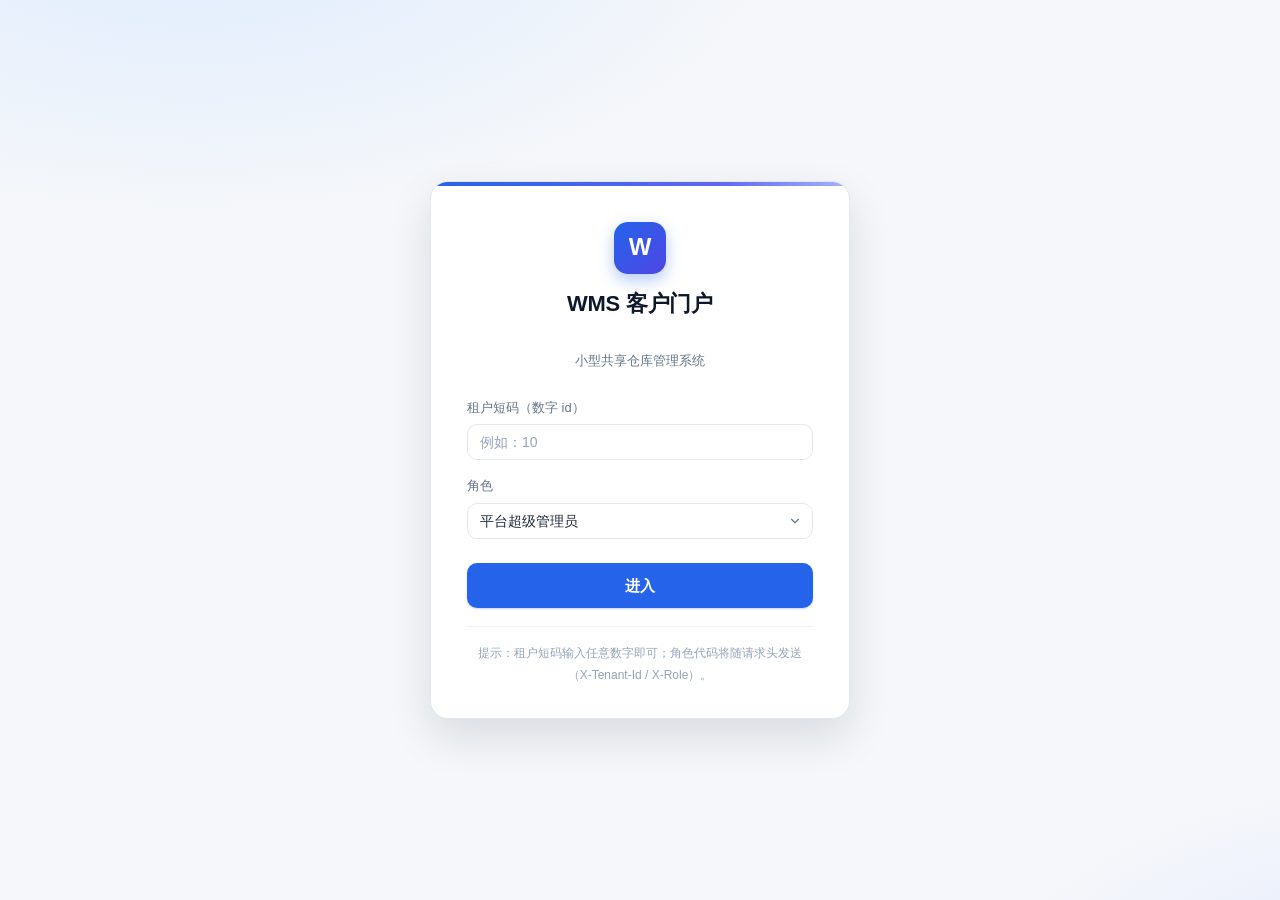
<file: index.html>
<!doctype html>
<html lang="zh-CN">
  <head>
    <meta charset="UTF-8" />
    <meta name="viewport" content="width=device-width, initial-scale=1.0" />
    <meta name="theme-color" content="#2563eb" />
    <link
      rel="icon"
      href="data:image/svg+xml,%3Csvg xmlns='http://www.w3.org/2000/svg' viewBox='0 0 32 32'%3E%3Crect width='32' height='32' rx='8' fill='%232563eb'/%3E%3Cpath d='M9 22V12.5L16 8l7 4.5V22l-7 4.5L9 22z' fill='none' stroke='%23ffffff' stroke-width='2' stroke-linejoin='round'/%3E%3Cpath d='M9 12.5l7 4.5 7-4.5M16 17v9.5' fill='none' stroke='%23ffffff' stroke-width='2' stroke-linejoin='round'/%3E%3C/svg%3E"
    />
    <title>WMS 客户门户</title>
    <script type="module" crossorigin src="/assets/index-uB-IakyL.js"></script>
    <link rel="stylesheet" crossorigin href="/assets/index-CglbReJz.css">
  </head>
  <body>
    <div id="root"></div>
  </body>
</html>
</file>
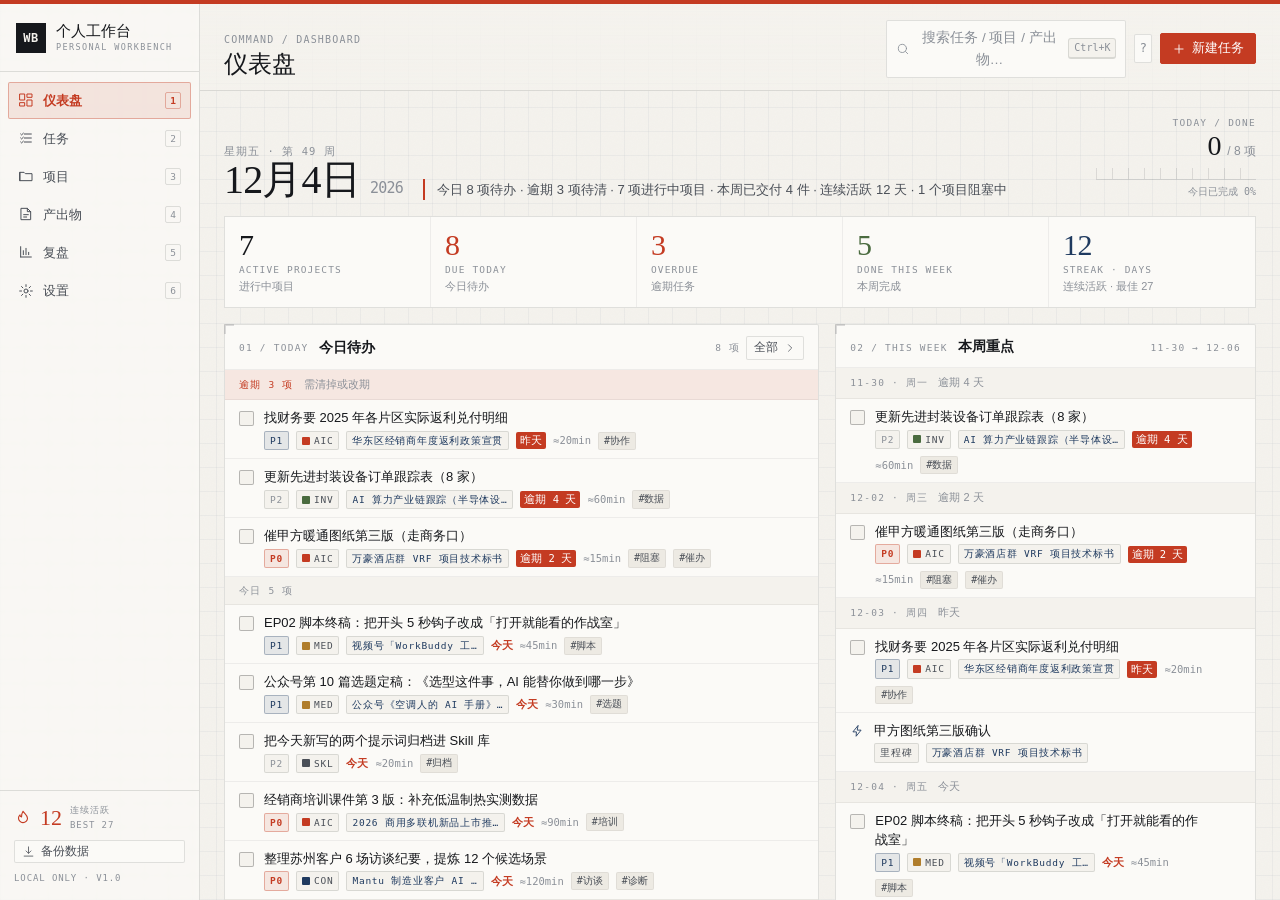
<file: personal-workbench/index.html>
<!DOCTYPE html>
<html lang="zh-CN">
<head>
<meta charset="utf-8">
<meta name="viewport" content="width=device-width, initial-scale=1, viewport-fit=cover">
<meta name="description" content="个人工作台 · Personal Workbench — 空间 / 项目 / 任务 / 产出物 一体化指挥中心">
<meta name="color-scheme" content="light">
<title>个人工作台 · Personal Workbench</title>
<link rel="stylesheet" href="assets/styles.css">
</head>
<body>
  <!-- 顶部朱砂标识线 -->
  <div class="accent-rail" aria-hidden="true"></div>

  <div class="app" id="app">
    <!-- 左侧固定窄导航 -->
    <aside class="sidebar" id="sidebar">
      <div class="brand">
        <div class="brand-mark mono">WB</div>
        <div class="brand-text">
          <div class="brand-title">个人工作台</div>
          <div class="brand-sub mono">PERSONAL&nbsp;WORKBENCH</div>
        </div>
      </div>
      <nav class="nav" id="nav" aria-label="主导航"></nav>
      <div class="sidebar-foot" id="sidebar-foot"></div>
    </aside>

    <!-- 主区 -->
    <main class="main" id="main">
      <header class="topbar" id="topbar"></header>
      <div class="view" id="view" tabindex="-1"></div>
    </main>
  </div>

  <!-- 浮层容器 -->
  <div id="overlay-layer" class="overlay-layer"></div>
  <div id="toast-layer" class="toast-layer" aria-live="polite"></div>

  <noscript>
    <div style="padding:40px;font-family:sans-serif">本工作台需要启用 JavaScript 才能运行。</div>
  </noscript>

  <!-- 经典 script 顺序加载：ui → store → connectors → views → app -->
  <script src="js/ui.js"></script>
  <script src="js/store.js"></script>
  <script src="js/connectors.js"></script>
  <script src="js/view-dashboard.js"></script>
  <script src="js/view-tasks.js"></script>
  <script src="js/view-projects.js"></script>
  <script src="js/view-outputs.js"></script>
  <script src="js/view-review.js"></script>
  <script src="js/view-settings.js"></script>
  <script src="js/app.js"></script>
</body>
</html>
</file>
<file: assets/index-CglbReJz.css>
:root{--c-primary: #2563eb;--c-primary-hover: #1d4ed8;--c-primary-active: #1e40af;--c-primary-light: #eff6ff;--c-primary-lighter: #dbeafe;--c-primary-soft: rgba(37, 99, 235, .08);--c-gray-50: #f8fafc;--c-gray-100: #f1f5f9;--c-gray-200: #e2e8f0;--c-gray-300: #cbd5e1;--c-gray-400: #94a3b8;--c-gray-500: #64748b;--c-gray-600: #475569;--c-gray-700: #334155;--c-gray-800: #1e293b;--c-gray-900: #0f172a;--c-success: #16a34a;--c-success-dark: #15803d;--c-success-light: #f0fdf4;--c-warning: #d97706;--c-warning-dark: #b45309;--c-warning-light: #fffbeb;--c-danger: #dc2626;--c-danger-dark: #b91c1c;--c-danger-light: #fef2f2;--c-info-light: #eff6ff;--c-text: #1e293b;--c-text-secondary: #64748b;--c-text-muted: #94a3b8;--c-border: #e2e8f0;--c-border-strong: #cbd5e1;--c-bg: #f5f7fa;--c-card: #ffffff;--space-1: 4px;--space-2: 8px;--space-3: 12px;--space-4: 16px;--space-5: 24px;--space-6: 32px;--radius-sm: 6px;--radius: 10px;--radius-lg: 14px;--radius-xl: 18px;--radius-full: 999px;--shadow-xs: 0 1px 2px rgba(15, 23, 42, .04);--shadow-sm: 0 1px 3px rgba(15, 23, 42, .06), 0 1px 2px rgba(15, 23, 42, .04);--shadow: 0 4px 12px rgba(15, 23, 42, .06), 0 1px 3px rgba(15, 23, 42, .04);--shadow-md: 0 8px 24px rgba(15, 23, 42, .08), 0 2px 6px rgba(15, 23, 42, .04);--shadow-lg: 0 18px 44px rgba(15, 23, 42, .12);--transition: .16s cubic-bezier(.4, 0, .2, 1);--transition-slow: .26s cubic-bezier(.4, 0, .2, 1);--font-sans: -apple-system, BlinkMacSystemFont, "Segoe UI", "PingFang SC", "Hiragino Sans GB", "Microsoft YaHei", "Helvetica Neue", Arial, sans-serif;--font-mono: ui-monospace, SFMono-Regular, Menlo, Consolas, "Liberation Mono", monospace}*{box-sizing:border-box;margin:0;padding:0}html{scroll-behavior:smooth}html,body{height:100%}body{font-family:var(--font-sans);font-size:14px;line-height:1.6;color:var(--c-text);background-color:var(--c-bg);-webkit-font-smoothing:antialiased;-moz-osx-font-smoothing:grayscale}button{font-family:inherit;cursor:pointer}input,select{font-family:inherit;font-size:14px}::selection{background:var(--c-primary-lighter);color:var(--c-primary-active)}::-webkit-scrollbar{width:10px;height:10px}::-webkit-scrollbar-track{background:transparent}::-webkit-scrollbar-thumb{background:var(--c-gray-300);border-radius:var(--radius-full);border:2px solid transparent;background-clip:content-box}::-webkit-scrollbar-thumb:hover{background:var(--c-gray-400);border:2px solid transparent;background-clip:content-box}button:focus-visible,[role=tab]:focus-visible,a:focus-visible,[tabindex]:focus-visible{outline:2px solid var(--c-primary);outline-offset:2px}.app-shell{min-height:100vh;display:flex;flex-direction:column}.app-header{display:flex;align-items:center;justify-content:space-between;flex-wrap:wrap;gap:12px;padding:10px 24px;background:#ffffffdb;backdrop-filter:blur(10px);-webkit-backdrop-filter:blur(10px);border-bottom:1px solid var(--c-border);box-shadow:var(--shadow-xs);position:sticky;top:0;z-index:20}.app-header-left{display:flex;align-items:center;gap:28px;flex-wrap:wrap}.app-brand{display:flex;align-items:center;gap:10px;text-decoration:none}.app-logo-mark{width:30px;height:30px;border-radius:9px;background:linear-gradient(135deg,var(--c-primary) 0%,#4f46e5 100%);color:#fff;display:inline-flex;align-items:center;justify-content:center;font-size:15px;font-weight:700;box-shadow:0 2px 6px #2563eb59;flex-shrink:0}.app-logo{font-size:17px;font-weight:700;color:var(--c-gray-900);letter-spacing:-.01em;white-space:nowrap}.app-logo-sub{font-size:12px;font-weight:400;color:var(--c-text-muted);margin-left:2px}.app-tabs{display:flex;gap:2px;align-items:center}.tab-btn{position:relative;padding:9px 15px;border:none;border-radius:var(--radius);background:transparent;color:var(--c-text-secondary);font-size:14px;font-weight:500;white-space:nowrap;transition:color var(--transition),background-color var(--transition)}.tab-btn:after{content:"";position:absolute;left:12px;right:12px;bottom:1px;height:2.5px;border-radius:var(--radius-full);background:var(--c-primary);transform:scaleX(0);transform-origin:center;transition:transform var(--transition)}.tab-btn:hover{background:var(--c-primary-soft);color:var(--c-primary)}.tab-btn-active{color:var(--c-primary);font-weight:600;background:var(--c-primary-soft)}.tab-btn-active:after{transform:scaleX(1)}.app-header-right{display:flex;align-items:center;gap:10px;flex-wrap:wrap}.tenant-badge,.role-badge{display:inline-flex;align-items:center;gap:6px;padding:5px 12px;border-radius:var(--radius-full);font-size:12px;font-weight:500;white-space:nowrap}.tenant-badge{border:1px solid var(--c-border);background:var(--c-gray-50);color:var(--c-text-secondary)}.role-badge{border:1px solid var(--c-primary-lighter);background:var(--c-primary-light);color:var(--c-primary)}.app-main{flex:1;padding:28px 24px 48px;max-width:1200px;width:100%;margin:0 auto}.page-head{margin-bottom:20px}.page-title{font-size:20px;font-weight:700;color:var(--c-gray-900);letter-spacing:-.01em;line-height:1.3}.page-desc{margin-top:4px;font-size:13px;color:var(--c-text-secondary)}.card{background:var(--c-card);border:1px solid var(--c-border);border-radius:var(--radius-lg);box-shadow:var(--shadow-sm);padding:20px 24px;margin-bottom:20px;transition:box-shadow var(--transition),border-color var(--transition)}.card:hover{border-color:var(--c-gray-300);box-shadow:var(--shadow)}.card-title{font-size:15px;font-weight:600;color:var(--c-text);margin-bottom:16px;display:flex;align-items:center;justify-content:space-between;gap:12px;flex-wrap:wrap}.card-title:before{content:"";width:4px;height:16px;border-radius:2px;background:linear-gradient(180deg,var(--c-primary),#6366f1);flex-shrink:0}.card-title>:not(:first-child){margin-left:auto}.section-desc{color:var(--c-text-secondary);font-size:13px;font-weight:400}.form-grid{display:grid;grid-template-columns:repeat(auto-fill,minmax(200px,1fr));gap:14px 16px;margin-bottom:16px}.form-field{display:flex;flex-direction:column;gap:6px}.form-field label{font-size:13px;font-weight:500;color:var(--c-text-secondary)}.form-field input,.form-field select{width:100%;padding:9px 12px;border:1px solid var(--c-border);border-radius:var(--radius);background:var(--c-card);color:var(--c-text);outline:none;transition:border-color var(--transition),box-shadow var(--transition),background-color var(--transition)}.form-field input::placeholder{color:var(--c-text-muted)}.form-field input:hover,.form-field select:hover{border-color:var(--c-border-strong)}.form-field input:focus,.form-field select:focus{outline:none;border-color:var(--c-primary);box-shadow:0 0 0 3px #2563eb21;background:var(--c-card)}.form-field select{-moz-appearance:none;appearance:none;-webkit-appearance:none;background-image:url("data:image/svg+xml;utf8,%3Csvg xmlns='http://www.w3.org/2000/svg' width='16' height='16' viewBox='0 0 24 24' fill='none' stroke='%2364748b' stroke-width='2' stroke-linecap='round' stroke-linejoin='round'%3E%3Cpolyline points='6 9 12 15 18 9'/%3E%3C/svg%3E");background-repeat:no-repeat;background-position:right 10px center;background-size:14px;padding-right:34px;cursor:pointer}.form-field select:focus{background-image:url("data:image/svg+xml;utf8,%3Csvg xmlns='http://www.w3.org/2000/svg' width='16' height='16' viewBox='0 0 24 24' fill='none' stroke='%232563eb' stroke-width='2' stroke-linecap='round' stroke-linejoin='round'%3E%3Cpolyline points='6 9 12 15 18 9'/%3E%3C/svg%3E")}.form-actions{display:flex;gap:10px;flex-wrap:wrap;margin-top:4px}.form-section{margin-bottom:18px}.form-section-title{display:flex;align-items:center;gap:8px;font-size:12px;font-weight:600;color:var(--c-text-secondary);letter-spacing:.03em;margin-bottom:12px}.form-section-title:before{content:"";width:6px;height:6px;border-radius:2px;background:var(--c-primary);opacity:.7}.form-section-hint{font-weight:400;color:var(--c-text-muted);letter-spacing:0}.btn{display:inline-flex;align-items:center;justify-content:center;gap:6px;padding:8px 16px;border-radius:var(--radius);border:1px solid transparent;font-size:14px;font-weight:500;line-height:1.4;white-space:nowrap;transition:background-color var(--transition),border-color var(--transition),color var(--transition),box-shadow var(--transition),transform var(--transition)}.btn:active:not(:disabled){transform:translateY(.5px) scale(.99)}.btn:disabled{opacity:.55;cursor:not-allowed}.btn-primary{background:var(--c-primary);color:#fff;box-shadow:0 1px 2px #2563eb40}.btn-primary:hover:not(:disabled){background:var(--c-primary-hover);box-shadow:0 2px 6px #2563eb59}.btn-success{background:var(--c-success);color:#fff;box-shadow:0 1px 2px #16a34a40}.btn-success:hover:not(:disabled){background:var(--c-success-dark);box-shadow:0 2px 6px #16a34a4d}.btn-warning{background:var(--c-warning);color:#fff;box-shadow:0 1px 2px #d9770640}.btn-warning:hover:not(:disabled){background:var(--c-warning-dark);box-shadow:0 2px 6px #d977064d}.btn-danger{background:var(--c-danger);color:#fff}.btn-danger:hover:not(:disabled){background:var(--c-danger-dark)}.btn-ghost{background:transparent;border-color:var(--c-border);color:var(--c-text-secondary)}.btn-ghost:hover:not(:disabled){background:var(--c-gray-50);border-color:var(--c-gray-300);color:var(--c-text)}.btn-sm{padding:4px 10px;font-size:12px;border-radius:var(--radius-sm)}.table-wrap{overflow-x:auto;border:1px solid var(--c-border);border-radius:var(--radius);background:var(--c-card)}.table{width:100%;border-collapse:collapse;font-size:13px}.table th,.table td{padding:11px 14px;text-align:left;border-bottom:1px solid var(--c-gray-100);white-space:nowrap}.table thead th{position:sticky;top:0;z-index:1;background:var(--c-gray-50);color:var(--c-text-secondary);font-weight:600;font-size:12px;letter-spacing:.02em}.table tbody tr{transition:background-color var(--transition)}.table tbody tr:hover{background:var(--c-primary-soft)}.table tbody tr:last-child td{border-bottom:none}.table .num{text-align:right;font-variant-numeric:tabular-nums}.table .amount{color:var(--c-primary);font-weight:600}.badge{display:inline-flex;align-items:center;gap:6px;padding:3px 10px;border-radius:var(--radius-full);font-size:12px;font-weight:500;line-height:1.5;white-space:nowrap}.badge:before{content:"";width:6px;height:6px;border-radius:50%;background:currentColor;opacity:.85;flex-shrink:0}.badge-success{background:var(--c-success-light);color:var(--c-success)}.badge-warning{background:var(--c-warning-light);color:var(--c-warning)}.badge-danger{background:var(--c-danger-light);color:var(--c-danger)}.badge-neutral{background:var(--c-gray-100);color:var(--c-text-secondary)}.alert{padding:11px 14px 11px 16px;border-radius:var(--radius);font-size:13px;margin-top:12px;border:1px solid transparent;border-left-width:3px;line-height:1.6}.alert-error{background:var(--c-danger-light);color:var(--c-danger);border-color:#fecaca}.alert-warning{background:var(--c-warning-light);color:var(--c-warning);border-color:#fde68a}.alert-info{background:var(--c-info-light);color:var(--c-primary);border-color:#bfdbfe}.alert-success{background:var(--c-success-light);color:var(--c-success);border-color:#bbf7d0}.empty-state{display:flex;flex-direction:column;align-items:center;justify-content:center;gap:10px;text-align:center;color:var(--c-text-muted);padding:48px 16px;font-size:13px;border:1px dashed var(--c-gray-300);border-radius:var(--radius);background:var(--c-gray-50)}.empty-state:before{content:"";width:42px;height:42px;border-radius:12px;background-color:var(--c-card);background-image:url("data:image/svg+xml;utf8,%3Csvg xmlns='http://www.w3.org/2000/svg' width='22' height='22' viewBox='0 0 24 24' fill='none' stroke='%2394a3b8' stroke-width='1.8' stroke-linecap='round' stroke-linejoin='round'%3E%3Cpath d='M22 12h-6l-2 3h-4l-2-3H2'/%3E%3Cpath d='M5.45 5.11 2 12v6a2 2 0 0 0 2 2h16a2 2 0 0 0 2-2v-6l-3.45-6.89A2 2 0 0 0 16.76 4H7.24a2 2 0 0 0-1.79 1.11z'/%3E%3C/svg%3E");background-size:22px;background-position:center;background-repeat:no-repeat;box-shadow:var(--shadow-xs)}.loading-state{display:flex;align-items:center;justify-content:center;gap:10px;text-align:center;color:var(--c-text-secondary);padding:32px 0;font-size:13px}.loading-state:before{content:"";width:16px;height:16px;border:2px solid var(--c-gray-200);border-top-color:var(--c-primary);border-radius:50%;animation:spin .8s linear infinite}@keyframes spin{to{transform:rotate(360deg)}}.stats-grid{display:grid;grid-template-columns:repeat(auto-fit,minmax(200px,1fr));gap:16px;margin-bottom:20px}.stat-card{position:relative;background:var(--c-card);border:1px solid var(--c-border);border-radius:var(--radius-lg);box-shadow:var(--shadow-sm);padding:18px 20px 16px;overflow:hidden;transition:transform var(--transition),box-shadow var(--transition),border-color var(--transition)}.stat-card:before{content:"";position:absolute;top:0;left:0;right:0;height:3px;background:linear-gradient(90deg,var(--c-primary),#6366f1 60%,transparent);opacity:.9}.stat-card:hover{transform:translateY(-2px);box-shadow:var(--shadow-md);border-color:var(--c-gray-300)}.stat-label{font-size:12.5px;color:var(--c-text-secondary);margin-bottom:6px;letter-spacing:.01em}.stat-value{font-size:27px;font-weight:700;color:var(--c-gray-900);font-variant-numeric:tabular-nums;letter-spacing:-.02em;line-height:1.2}.result-card{border:1px solid var(--c-border);border-left:3px solid var(--c-primary);border-radius:var(--radius);padding:16px 18px;margin-top:18px;background:var(--c-card);box-shadow:var(--shadow-xs);transition:box-shadow var(--transition)}.result-card:hover{box-shadow:var(--shadow-sm)}.result-card:has(.badge-success){border-left-color:var(--c-success)}.result-card:has(.badge-warning){border-left-color:var(--c-warning)}.result-card:has(.badge-danger){border-left-color:var(--c-danger)}.result-card-title{font-weight:600;margin-bottom:10px;display:flex;align-items:center;gap:8px;flex-wrap:wrap}.result-row{display:flex;gap:8px;font-size:13px;padding:3px 0}.result-row .row-label{color:var(--c-text-secondary);min-width:84px;flex-shrink:0}.result-row>span:last-child{word-break:break-all}.login-page{min-height:100vh;display:flex;align-items:center;justify-content:center;padding:24px;background:radial-gradient(1100px 560px at 15% -10%,rgba(219,234,254,.9) 0%,transparent 55%),radial-gradient(900px 520px at 110% 115%,rgba(224,231,255,.9) 0%,transparent 50%),var(--c-bg)}.login-card{position:relative;width:100%;max-width:420px;background:var(--c-card);border:1px solid var(--c-border);border-radius:var(--radius-xl);box-shadow:var(--shadow-lg);padding:40px 36px 32px;overflow:hidden}.login-card:before{content:"";position:absolute;top:0;left:0;right:0;height:4px;background:linear-gradient(90deg,var(--c-primary) 0%,#6366f1 70%,#a5b4fc 100%)}.login-brand{display:flex;flex-direction:column;align-items:center;gap:12px;margin-bottom:26px}.login-brand-mark{width:52px;height:52px;border-radius:14px;background:linear-gradient(135deg,var(--c-primary) 0%,#4f46e5 100%);color:#fff;display:inline-flex;align-items:center;justify-content:center;font-size:24px;font-weight:700;box-shadow:0 6px 16px #2563eb59}.login-title{font-size:22px;font-weight:700;text-align:center;margin-bottom:4px;color:var(--c-gray-900);letter-spacing:-.01em}.login-subtitle{text-align:center;color:var(--c-text-secondary);font-size:13px;margin-bottom:26px}.login-card .form-field{margin-bottom:16px}.login-card .btn{width:100%;margin-top:8px;padding:11px 16px;font-size:15px;font-weight:600}.login-hint{margin-top:18px;padding-top:16px;border-top:1px solid var(--c-gray-100);font-size:12px;color:var(--c-text-muted);text-align:center;line-height:1.8}.inner-tabs{display:inline-flex;flex-wrap:wrap;gap:4px;padding:4px;background:var(--c-gray-100);border-radius:var(--radius);margin-bottom:16px}.inner-tab-btn{padding:7px 16px;border-radius:var(--radius-sm);border:none;background:transparent;color:var(--c-text-secondary);font-size:13px;font-weight:500;transition:background-color var(--transition),color var(--transition),box-shadow var(--transition)}.inner-tab-btn:hover{color:var(--c-primary)}.inner-tab-btn-active{border:none;background:var(--c-card);color:var(--c-primary);font-weight:600;box-shadow:var(--shadow-xs)}.cell-actions{display:inline-flex;align-items:center;gap:8px}.report-toolbar{display:flex;gap:10px;flex-wrap:wrap;margin-bottom:16px}.report-bars{display:block;width:100%;max-width:720px;margin:0 auto;animation:fadeUp .42s cubic-bezier(.4,0,.2,1) both}@keyframes fadeUp{0%{opacity:0;transform:translateY(8px)}to{opacity:1;transform:translateY(0)}}.bar-label{font-size:12px;fill:var(--c-text-secondary)}.bar-value{font-size:12px;fill:var(--c-text);font-weight:500;font-variant-numeric:tabular-nums}.bar-track{fill:var(--c-gray-100)}.bar-fill{fill:var(--c-primary);transition:fill var(--transition)}.bar-fill-muted{fill:var(--c-gray-300)}.report-bars g:hover rect.bar-fill{fill:var(--c-primary-hover)}.page-reports-viz{display:grid;grid-template-columns:repeat(auto-fit,minmax(320px,1fr));gap:20px;align-items:start}.page-reports-viz>.card{margin-bottom:0}.page-reports-viz>.card:last-child{grid-column:1 / -1}@media (max-width: 768px){.app-header{flex-direction:column;align-items:stretch;padding:12px 16px}.app-header-left{flex-direction:column;align-items:flex-start;gap:10px}.app-tabs{flex-wrap:wrap;width:100%}.tab-btn{flex:1 1 auto;text-align:center}.app-header-right{justify-content:flex-start}.app-main{padding:18px 16px 36px}.card{padding:16px}.stats-grid{grid-template-columns:repeat(auto-fit,minmax(150px,1fr));gap:12px}}@media (max-width: 480px){.stats-grid,.form-grid{grid-template-columns:1fr}.page-title{font-size:18px}.login-card{padding:32px 22px 26px}}
</file>
<file: personal-workbench/assets/styles.css>
/* ==========================================================================
   个人工作台 · Personal Workbench
   主题：工程蓝图 × 瑞士编辑部（Blueprint Editorial）
   全部样式由 CSS 变量驱动，无任何外部依赖。
   ========================================================================== */

/* --------------------------------------------------------------------------
   01 / TOKENS —— 设计变量
   -------------------------------------------------------------------------- */
:root {
  /* 色板 */
  --paper:        #F4F2ED;
  --paper-raised: #FBFAF7;
  --paper-sunken: #EDEAE3;
  --ink:          #16181C;
  --ink-2:        #4A4F57;
  --ink-3:        #8B9098;
  --rule:         rgba(22, 24, 28, 0.12);
  --rule-soft:    rgba(22, 24, 28, 0.06);
  --rule-strong:  rgba(22, 24, 28, 0.28);
  --accent:       #C43B22;
  --accent-soft:  rgba(196, 59, 34, 0.10);
  --accent-line:  rgba(196, 59, 34, 0.35);
  --indigo:       #1F3A5F;
  --indigo-soft:  rgba(31, 58, 95, 0.10);
  --moss:         #4A6B3F;
  --moss-soft:    rgba(74, 107, 63, 0.12);
  --ochre:        #B07D2B;
  --ochre-soft:   rgba(176, 125, 43, 0.13);

  /* 字体 */
  --font-display: "Superclarendon", "Didot", "Georgia", "Songti SC", "STSong", serif;
  --font-body:    "PingFang SC", "Helvetica Neue", "Hiragino Sans GB", "Microsoft YaHei", sans-serif;
  --font-mono:    "SF Mono", "JetBrains Mono", "Menlo", "Consolas", monospace;

  /* 尺度 */
  --nav-w: 200px;
  --radius: 2px;
  --gap: 16px;
  --grid-unit: 24px;

  /* 动效 */
  --t-fast: 120ms cubic-bezier(.2, .6, .3, 1);
  --t-mid:  200ms cubic-bezier(.2, .6, .3, 1);
}

/* --------------------------------------------------------------------------
   02 / RESET
   -------------------------------------------------------------------------- */
*, *::before, *::after { box-sizing: border-box; }

html, body {
  margin: 0;
  padding: 0;
  height: 100%;
}

body {
  background: var(--paper);
  color: var(--ink);
  font-family: var(--font-body);
  font-size: 13.5px;
  line-height: 1.62;
  -webkit-font-smoothing: antialiased;
  -moz-osx-font-smoothing: grayscale;
  text-rendering: optimizeLegibility;
  overflow: hidden;
}

/* 蓝图网格纹理 */
body::before {
  content: "";
  position: fixed;
  inset: 0;
  z-index: 0;
  pointer-events: none;
  background-image:
    repeating-linear-gradient(0deg,  rgba(31, 58, 95, .045) 0 1px, transparent 1px var(--grid-unit)),
    repeating-linear-gradient(90deg, rgba(31, 58, 95, .045) 0 1px, transparent 1px var(--grid-unit));
}

/* 极淡噪点（SVG feTurbulence data-uri） */
body::after {
  content: "";
  position: fixed;
  inset: 0;
  z-index: 1;
  pointer-events: none;
  opacity: .022;
  background-image: url("data:image/svg+xml,%3Csvg xmlns='http://www.w3.org/2000/svg' width='140' height='140'%3E%3Cfilter id='n'%3E%3CfeTurbulence type='fractalNoise' baseFrequency='0.85' numOctaves='3' stitchTiles='stitch'/%3E%3C/filter%3E%3Crect width='140' height='140' filter='url(%23n)'/%3E%3C/svg%3E");
}

::selection { background: var(--accent-soft); color: var(--ink); }

button, input, select, textarea { font: inherit; color: inherit; }
a { color: var(--indigo); text-decoration: none; }
a:hover { text-decoration: underline; text-underline-offset: 2px; }

/* 滚动条 */
::-webkit-scrollbar { width: 10px; height: 10px; }
::-webkit-scrollbar-track { background: transparent; }
::-webkit-scrollbar-thumb { background: rgba(22, 24, 28, .16); border: 3px solid transparent; background-clip: content-box; }
::-webkit-scrollbar-thumb:hover { background: rgba(22, 24, 28, .32); background-clip: content-box; }

/* --------------------------------------------------------------------------
   03 / TYPOGRAPHY 助手
   -------------------------------------------------------------------------- */
.mono { font-family: var(--font-mono); font-variant-numeric: tabular-nums; }
.display { font-family: var(--font-display); font-weight: 400; letter-spacing: -.01em; }
.muted { color: var(--ink-2); }
.dim { color: var(--ink-3); }
.strong { font-weight: 600; }
.nowrap { white-space: nowrap; }
.truncate { overflow: hidden; text-overflow: ellipsis; white-space: nowrap; }

/* 图纸标注式小标题 */
.label {
  font-family: var(--font-mono);
  font-size: 10px;
  letter-spacing: .14em;
  text-transform: uppercase;
  color: var(--ink-3);
}

.icon { display: block; flex: none; stroke: currentColor; stroke-width: 1.5; fill: none; stroke-linecap: round; stroke-linejoin: round; }

/* --------------------------------------------------------------------------
   04 / 顶部标识线 + 布局骨架
   -------------------------------------------------------------------------- */
.accent-rail {
  position: fixed;
  top: 0; left: 0; right: 0;
  height: 4px;
  background: var(--accent);
  z-index: 60;
}

.app {
  position: relative;
  z-index: 2;
  display: grid;
  grid-template-columns: var(--nav-w) minmax(0, 1fr);
  height: 100%;
  padding-top: 4px;
}

/* -- 侧边导航 -- */
.sidebar {
  border-right: 1px solid var(--rule);
  background: rgba(251, 250, 247, .72);
  backdrop-filter: saturate(1.1) blur(2px);
  display: flex;
  flex-direction: column;
  min-height: 0;
}

.brand {
  display: flex;
  align-items: center;
  gap: 10px;
  padding: 18px 16px 16px;
  border-bottom: 1px solid var(--rule);
}
.brand-mark {
  width: 30px; height: 30px;
  display: grid; place-items: center;
  background: var(--ink);
  color: var(--paper);
  font-size: 12px;
  font-weight: 700;
  letter-spacing: .04em;
}
.brand-text { min-width: 0; display: flex; flex-direction: column; gap: 1px; }
.brand-title { font-family: var(--font-display); font-size: 15px; line-height: 1.2; }
.brand-sub { font-size: 8.5px; letter-spacing: .16em; color: var(--ink-3); }

/* 纯 JS 钩子类（不承载任何样式，仅用于重绘后恢复输入焦点）：
   .js-task-search · 任务视图搜索框
   .js-output-search · 产出物视图搜索框 */

.nav { padding: 10px 8px; display: flex; flex-direction: column; gap: 1px; overflow-y: auto; flex: 1; min-height: 0; }

.nav-item {
  display: flex;
  align-items: center;
  gap: 9px;
  padding: 7px 9px;
  border: 1px solid transparent;
  border-radius: var(--radius);
  color: var(--ink-2);
  cursor: pointer;
  background: none;
  text-align: left;
  width: 100%;
  transition: background var(--t-fast), color var(--t-fast), border-color var(--t-fast);
}
.nav-item:hover { background: rgba(22, 24, 28, .04); color: var(--ink); }
.nav-item.active {
  background: var(--accent-soft);
  color: var(--accent);
  border-color: var(--accent-line);
  font-weight: 600;
}
.nav-item.active .nav-key { color: var(--accent); border-color: var(--accent-line); }
.nav-label { flex: 1; font-size: 13px; }
.nav-key {
  font-family: var(--font-mono);
  font-size: 9.5px;
  color: var(--ink-3);
  border: 1px solid var(--rule);
  padding: 0 4px;
  line-height: 15px;
  border-radius: 2px;
}

.sidebar-foot { border-top: 1px solid var(--rule); padding: 12px 14px 14px; display: flex; flex-direction: column; gap: 8px; }
.streak-box { display: flex; align-items: center; gap: 8px; color: var(--accent); }
.streak-num { font-family: var(--font-display); font-size: 22px; line-height: 1; }
.streak-cap { font-family: var(--font-mono); font-size: 9px; letter-spacing: .1em; color: var(--ink-3); text-transform: uppercase; }

/* -- 主区 -- */
.main { display: flex; flex-direction: column; min-width: 0; min-height: 0; }

.topbar {
  display: flex;
  align-items: flex-end;
  justify-content: space-between;
  gap: 16px;
  padding: 16px 24px 12px;
  border-bottom: 1px solid var(--rule);
  background: linear-gradient(180deg, rgba(244, 242, 237, .96), rgba(244, 242, 237, .72));
}
.topbar-title { font-family: var(--font-display); font-size: 24px; line-height: 1.1; }
.topbar-sub { font-family: var(--font-mono); font-size: 10px; letter-spacing: .12em; color: var(--ink-3); text-transform: uppercase; margin-bottom: 3px; }
.topbar-right { display: flex; align-items: center; gap: 8px; }

.search-trigger {
  display: flex; align-items: center; gap: 8px;
  width: 240px;
  padding: 6px 9px;
  border: 1px solid var(--rule);
  background: var(--paper-raised);
  color: var(--ink-3);
  border-radius: var(--radius);
  cursor: text;
  transition: border-color var(--t-fast), color var(--t-fast);
}
.search-trigger:hover { border-color: var(--ink); color: var(--ink-2); }
.search-trigger .kbd { margin-left: auto; }

.kbd {
  font-family: var(--font-mono);
  font-size: 10px;
  border: 1px solid var(--rule);
  border-bottom-width: 2px;
  padding: 1px 5px;
  border-radius: 3px;
  color: var(--ink-3);
  background: var(--paper);
  white-space: nowrap;
}

.view {
  flex: 1;
  min-height: 0;
  overflow-y: auto;
  overflow-x: hidden;
  padding: 20px 24px 64px;
  outline: none;
}

/* --------------------------------------------------------------------------
   05 / 12 列网格
   -------------------------------------------------------------------------- */
.grid12 { display: grid; grid-template-columns: repeat(12, minmax(0, 1fr)); gap: var(--gap); }
.c1 { grid-column: span 1; }  .c2 { grid-column: span 2; }
.c3 { grid-column: span 3; }  .c4 { grid-column: span 4; }
.c5 { grid-column: span 5; }  .c6 { grid-column: span 6; }
.c7 { grid-column: span 7; }  .c8 { grid-column: span 8; }
.c9 { grid-column: span 9; }  .c10 { grid-column: span 10; }
.c11 { grid-column: span 11; } .c12 { grid-column: span 12; }

.row { display: flex; gap: 10px; align-items: center; }
.row.between { justify-content: space-between; }
.row.wrap { flex-wrap: wrap; }
.stack { display: flex; flex-direction: column; gap: 10px; }
.spacer { flex: 1; }

/* --------------------------------------------------------------------------
   06 / 卡片系统
   -------------------------------------------------------------------------- */
.card {
  position: relative;
  background: var(--paper-raised);
  border: 1px solid var(--rule);
  border-radius: var(--radius);
  display: flex;
  flex-direction: column;
  min-width: 0;
  transition: border-color var(--t-fast), background var(--t-fast), box-shadow var(--t-fast);
}
.card:hover { border-color: var(--rule-strong); background: #FFFEFB; }

.card-head {
  display: flex;
  align-items: center;
  gap: 10px;
  padding: 11px 14px 9px;
  border-bottom: 1px solid var(--rule-soft);
}
.card-tag {
  font-family: var(--font-mono);
  font-size: 9.5px;
  letter-spacing: .13em;
  color: var(--ink-3);
  text-transform: uppercase;
  white-space: nowrap;
}
.card-title { font-size: 13.5px; font-weight: 600; letter-spacing: .01em; }
.card-actions { margin-left: auto; display: flex; align-items: center; gap: 6px; }
.card-body { padding: 12px 14px 14px; min-width: 0; }
.card-body.flush { padding: 0; }
.card-foot { padding: 9px 14px; border-top: 1px solid var(--rule-soft); }

/* 卡片左上角蓝图角标 */
.card::before {
  content: "";
  position: absolute;
  top: -1px; left: -1px;
  width: 10px; height: 10px;
  border-top: 2px solid var(--rule-strong);
  border-left: 2px solid var(--rule-strong);
  opacity: .5;
  transition: opacity var(--t-fast), border-color var(--t-fast);
}
.card:hover::before { opacity: 1; border-color: var(--accent); }

/* --------------------------------------------------------------------------
   07 / 按钮 · 分段控件 · 输入
   -------------------------------------------------------------------------- */
.btn {
  display: inline-flex;
  align-items: center;
  gap: 6px;
  padding: 5px 11px;
  border: 1px solid var(--rule);
  background: var(--paper-raised);
  color: var(--ink-2);
  border-radius: var(--radius);
  cursor: pointer;
  font-size: 12.5px;
  line-height: 1.5;
  white-space: nowrap;
  transition: border-color var(--t-fast), color var(--t-fast), background var(--t-fast);
}
.btn:hover { border-color: var(--ink); color: var(--ink); background: #fff; }
.btn:active { transform: translateY(.5px); }
.btn:focus-visible { outline: 2px solid var(--accent-line); outline-offset: 1px; }
.btn-primary { background: var(--ink); border-color: var(--ink); color: var(--paper); }
.btn-primary:hover { background: var(--accent); border-color: var(--accent); color: #fff; }
.btn-accent { background: var(--accent); border-color: var(--accent); color: #fff; }
.btn-accent:hover { background: #a83019; border-color: #a83019; color: #fff; }
.btn-danger { color: var(--accent); border-color: var(--accent-line); }
.btn-danger:hover { background: var(--accent); border-color: var(--accent); color: #fff; }
.btn-sm { padding: 2px 7px; font-size: 11.5px; }
.btn-icon { padding: 4px; color: var(--ink-3); }
.btn-icon:hover { color: var(--ink); }
.btn[disabled] { opacity: .45; cursor: not-allowed; }

.seg { display: inline-flex; border: 1px solid var(--rule); border-radius: var(--radius); overflow: hidden; background: var(--paper-raised); }
.seg-item {
  display: inline-flex; align-items: center; gap: 5px;
  padding: 4px 10px;
  border: 0; background: none; cursor: pointer;
  font-size: 12px; color: var(--ink-3);
  border-right: 1px solid var(--rule-soft);
  transition: background var(--t-fast), color var(--t-fast);
}
.seg-item:last-child { border-right: 0; }
.seg-item:hover { color: var(--ink); background: rgba(22, 24, 28, .04); }
.seg-item.active { background: var(--ink); color: var(--paper); }

.input, .textarea, .select {
  width: 100%;
  padding: 6px 9px;
  border: 1px solid var(--rule);
  background: var(--paper-raised);
  border-radius: var(--radius);
  font-size: 13px;
  transition: border-color var(--t-fast), background var(--t-fast);
}
.input:focus, .textarea:focus, .select:focus {
  outline: none;
  border-color: var(--ink);
  background: #fff;
}
.input.invalid, .textarea.invalid, .select.invalid { border-color: var(--accent); background: var(--accent-soft); }
.textarea { resize: vertical; min-height: 68px; line-height: 1.6; }
.select { appearance: none; -webkit-appearance: none; padding-right: 24px;
  background-image: linear-gradient(45deg, transparent 50%, var(--ink-3) 50%), linear-gradient(135deg, var(--ink-3) 50%, transparent 50%);
  background-position: calc(100% - 13px) 12px, calc(100% - 9px) 12px;
  background-size: 4px 4px, 4px 4px;
  background-repeat: no-repeat;
}
.input.mono, .textarea.mono { font-family: var(--font-mono); }

.field { display: flex; flex-direction: column; gap: 4px; min-width: 0; }
.field-label { font-family: var(--font-mono); font-size: 9.5px; letter-spacing: .12em; text-transform: uppercase; color: var(--ink-3); }
.field-hint { font-size: 11px; color: var(--ink-3); }
.form-grid { display: grid; grid-template-columns: repeat(12, minmax(0, 1fr)); gap: 12px; }
.f2 { grid-column: span 2; } .f3 { grid-column: span 3; } .f4 { grid-column: span 4; }
.f5 { grid-column: span 5; } .f6 { grid-column: span 6; } .f8 { grid-column: span 8; }
.f12 { grid-column: span 12; }

.switch { display: inline-flex; align-items: center; gap: 8px; cursor: pointer; user-select: none; }
.switch input { position: absolute; opacity: 0; width: 0; height: 0; }
.switch-track { width: 34px; height: 18px; border: 1px solid var(--rule-strong); background: var(--paper-sunken); position: relative; transition: background var(--t-fast), border-color var(--t-fast); }
.switch-track::after { content: ""; position: absolute; top: 2px; left: 2px; width: 12px; height: 12px; background: var(--ink-3); transition: transform var(--t-fast), background var(--t-fast); }
.switch input:checked + .switch-track { background: var(--accent-soft); border-color: var(--accent); }
.switch input:checked + .switch-track::after { transform: translateX(16px); background: var(--accent); }

/* --------------------------------------------------------------------------
   08 / 徽标 · 标签 · chip
   -------------------------------------------------------------------------- */
.badge {
  display: inline-flex; align-items: center; gap: 4px;
  font-family: var(--font-mono);
  font-size: 9.5px;
  letter-spacing: .08em;
  padding: 1px 5px;
  border: 1px solid var(--rule);
  border-radius: 2px;
  color: var(--ink-2);
  background: var(--paper);
  white-space: nowrap;
}
.badge.p-P0 { color: var(--accent); border-color: var(--accent-line); background: var(--accent-soft); font-weight: 700; }
.badge.p-P1 { color: var(--indigo); border-color: rgba(31, 58, 95, .3); background: var(--indigo-soft); }
.badge.p-P2 { color: var(--ink-3); }

.status { display: inline-flex; align-items: center; gap: 5px; font-size: 11.5px; color: var(--ink-2); white-space: nowrap; }
.status::before { content: ""; width: 6px; height: 6px; border-radius: 50%; background: var(--ink-3); flex: none; }
.status.s-planning::before { background: var(--ink-3); }
.status.s-active::before { background: var(--accent); box-shadow: 0 0 0 3px var(--accent-soft); }
.status.s-blocked::before { background: var(--ochre); box-shadow: 0 0 0 3px var(--ochre-soft); }
.status.s-done::before { background: var(--moss); }
.status.s-archived::before { background: var(--rule-strong); }
.status.s-todo::before { background: var(--ink-3); }
.status.s-doing::before { background: var(--accent); }

.tag {
  font-family: var(--font-mono);
  font-size: 10px;
  color: var(--ink-2);
  background: var(--paper-sunken);
  border: 1px solid var(--rule-soft);
  padding: 0 5px;
  border-radius: 2px;
  white-space: nowrap;
}

.chip {
  display: inline-flex; align-items: center; gap: 5px;
  padding: 3px 9px;
  border: 1px solid var(--rule);
  background: var(--paper-raised);
  color: var(--ink-2);
  font-size: 12px;
  border-radius: 2px;
  cursor: pointer;
  transition: all var(--t-fast);
}
.chip:hover { border-color: var(--ink); color: var(--ink); }
.chip.active { background: var(--ink); border-color: var(--ink); color: var(--paper); }
.chip .count { font-family: var(--font-mono); font-size: 10px; opacity: .7; }

.space-dot { width: 8px; height: 8px; flex: none; border-radius: 1px; display: inline-block; }

.code-badge {
  font-family: var(--font-mono);
  font-size: 10px;
  font-weight: 700;
  letter-spacing: .1em;
  padding: 1px 6px;
  color: #fff;
  border-radius: 2px;
  white-space: nowrap;
}

/* --------------------------------------------------------------------------
   09 / 刻度尺进度条
   -------------------------------------------------------------------------- */
.ruler { position: relative; height: 12px; width: 100%; border-bottom: 1px solid var(--rule); }
.ruler::before {
  content: "";
  position: absolute; inset: 0;
  background-image: repeating-linear-gradient(90deg, var(--rule) 0 1px, transparent 1px 10%);
  opacity: .9;
}
.ruler-fill {
  position: absolute; left: 0; bottom: 0; height: 4px;
  background: var(--accent);
  transform-origin: left center;
  animation: rulerDraw 420ms cubic-bezier(.2, .7, .3, 1) both;
}
.ruler-fill.moss { background: var(--moss); }
.ruler-fill.ochre { background: var(--ochre); }
.ruler-fill.indigo { background: var(--indigo); }
.ruler-num { font-family: var(--font-mono); font-size: 11px; color: var(--ink-2); min-width: 34px; text-align: right; }

/* --------------------------------------------------------------------------
   10 / 指标条
   -------------------------------------------------------------------------- */
.metrics { display: grid; grid-template-columns: repeat(5, minmax(0, 1fr)); border: 1px solid var(--rule); background: var(--paper-raised); }
.metric { padding: 12px 14px; border-right: 1px solid var(--rule-soft); position: relative; transition: background var(--t-fast); }
.metric:last-child { border-right: 0; }
.metric:hover { background: #FFFEFB; }
.metric-num { font-family: var(--font-display); font-size: 30px; line-height: 1.05; letter-spacing: -.02em; }
.metric-num.hot { color: var(--accent); }
.metric-num.calm { color: var(--indigo); }
.metric-num.good { color: var(--moss); }
.metric-label { font-family: var(--font-mono); font-size: 9.5px; letter-spacing: .12em; text-transform: uppercase; color: var(--ink-3); margin-top: 2px; }
.metric-sub { font-size: 11px; color: var(--ink-3); }

/* 作战简报 */
.briefing { display: flex; align-items: flex-end; gap: 20px; flex-wrap: wrap; padding: 4px 0 2px; }
.brief-date { font-family: var(--font-display); font-size: 40px; line-height: 1; letter-spacing: -.02em; }
.brief-meta { font-family: var(--font-mono); font-size: 10.5px; letter-spacing: .1em; color: var(--ink-3); text-transform: uppercase; }
.brief-summary { font-size: 13px; color: var(--ink-2); border-left: 2px solid var(--accent); padding-left: 12px; max-width: 620px; }

/* --------------------------------------------------------------------------
   11 / 任务行
   -------------------------------------------------------------------------- */
.task-list { display: flex; flex-direction: column; }
.task {
  display: flex;
  align-items: flex-start;
  gap: 10px;
  padding: 8px 14px;
  border-bottom: 1px solid var(--rule-soft);
  transition: background var(--t-fast);
  cursor: default;
}
.task:last-child { border-bottom: 0; }
.task:hover { background: rgba(22, 24, 28, .028); }
.task.done .task-title { text-decoration: line-through; color: var(--ink-3); }
.task.leaving { animation: fadeOutUp 320ms ease-in forwards; }

.task-check {
  width: 15px; height: 15px; margin-top: 3px;
  border: 1px solid var(--rule-strong);
  background: var(--paper);
  border-radius: 2px;
  cursor: pointer;
  flex: none;
  display: grid; place-items: center;
  color: transparent;
  transition: all var(--t-fast);
}
.task-check:hover { border-color: var(--accent); }
.task-check.on { background: var(--moss); border-color: var(--moss); color: #fff; }
.task-check .icon { width: 11px; height: 11px; stroke-width: 2.6; }

.task-main { flex: 1; min-width: 0; }
.task-title { font-size: 13px; line-height: 1.5; word-break: break-word; }
.task-note { font-size: 11.5px; color: var(--ink-3); margin-top: 1px; }
.task-meta { display: flex; align-items: center; gap: 7px; flex-wrap: wrap; margin-top: 3px; }
.task-ops { display: flex; gap: 2px; opacity: 0; transition: opacity var(--t-fast); }
.task:hover .task-ops { opacity: 1; }

.due { font-family: var(--font-mono); font-size: 10.5px; color: var(--ink-3); }
.due.today { color: var(--accent); font-weight: 700; }
.due.overdue { color: #fff; background: var(--accent); padding: 0 4px; border-radius: 2px; }
.due.soon { color: var(--ochre); }

/* 行内快速新增 */
.quick-add { display: flex; align-items: center; gap: 8px; padding: 8px 14px; border-top: 1px solid var(--rule-soft); background: var(--paper); }
.quick-add .input { border-color: transparent; background: transparent; padding-left: 0; }
.quick-add .input:focus { background: transparent; border-color: transparent; border-bottom: 1px solid var(--ink); }

.parse-preview { display: flex; gap: 6px; flex-wrap: wrap; padding: 0 14px 8px; }
.pp { font-family: var(--font-mono); font-size: 10px; padding: 1px 6px; border-radius: 2px; border: 1px solid; }
.pp.proj { color: var(--indigo); border-color: rgba(31,58,95,.35); background: var(--indigo-soft); }
.pp.prio { color: var(--accent); border-color: var(--accent-line); background: var(--accent-soft); }
.pp.date { color: var(--moss); border-color: rgba(74,107,63,.35); background: var(--moss-soft); }
.pp.est  { color: var(--ochre); border-color: rgba(176,125,43,.35); background: var(--ochre-soft); }
.pp.title { color: var(--ink-2); border-color: var(--rule); background: var(--paper-sunken); }

/* --------------------------------------------------------------------------
   12 / 看板
   -------------------------------------------------------------------------- */
.kanban { display: grid; grid-template-columns: repeat(3, minmax(0, 1fr)); gap: var(--gap); align-items: start; }
.kcol { background: var(--paper-raised); border: 1px solid var(--rule); border-radius: var(--radius); min-height: 220px; display: flex; flex-direction: column; transition: background var(--t-fast), border-color var(--t-fast); }
.kcol.dragover { border-color: var(--accent); background: var(--accent-soft); }
.kcol-head { display: flex; align-items: center; gap: 8px; padding: 10px 12px; border-bottom: 1px solid var(--rule-soft); }
.kcol-count { font-family: var(--font-mono); font-size: 10px; color: var(--ink-3); margin-left: auto; }
.kcol-body { padding: 10px; display: flex; flex-direction: column; gap: 8px; min-height: 60px; }
.kcard {
  border: 1px solid var(--rule);
  background: var(--paper);
  border-radius: var(--radius);
  padding: 9px 10px;
  cursor: grab;
  transition: border-color var(--t-fast), background var(--t-fast), transform var(--t-fast);
}
.kcard:hover { border-color: var(--ink); background: #fff; }
.kcard.dragging { opacity: .4; transform: scale(.98); }
.kcard-title { font-size: 12.5px; line-height: 1.45; word-break: break-word; }
.kcard-meta { display: flex; align-items: center; gap: 6px; flex-wrap: wrap; margin-top: 6px; }

/* --------------------------------------------------------------------------
   13 / 表格
   -------------------------------------------------------------------------- */
.table { width: 100%; border-collapse: collapse; font-size: 12.5px; }
.table th {
  text-align: left;
  font-family: var(--font-mono);
  font-size: 9.5px;
  letter-spacing: .12em;
  text-transform: uppercase;
  color: var(--ink-3);
  font-weight: 400;
  padding: 8px 12px;
  border-bottom: 1px solid var(--rule);
  white-space: nowrap;
}
.table td { padding: 8px 12px; border-bottom: 1px solid var(--rule-soft); vertical-align: middle; }
.table tbody tr { transition: background var(--t-fast); }
.table tbody tr:hover { background: rgba(22, 24, 28, .028); }
.table tbody tr:last-child td { border-bottom: 0; }
.table td.num { font-family: var(--font-mono); text-align: right; }

/* --------------------------------------------------------------------------
   14 / 空间条 · 项目卡 · 产出物 · 快捷入口
   -------------------------------------------------------------------------- */
.space-strip { display: grid; grid-template-columns: repeat(auto-fill, minmax(210px, 1fr)); gap: 12px; }
.space-card {
  border: 1px solid var(--rule);
  background: var(--paper-raised);
  border-radius: var(--radius);
  padding: 12px;
  position: relative;
  cursor: pointer;
  overflow: hidden;
  transition: border-color var(--t-fast), background var(--t-fast);
}
.space-card::after { content: ""; position: absolute; left: 0; top: 0; bottom: 0; width: 3px; background: var(--sp-color, var(--ink-3)); }
.space-card:hover { border-color: var(--ink); background: #fff; }
.space-card.archived { opacity: .5; }
.space-name { font-size: 13.5px; font-weight: 600; }
.space-desc { font-size: 11.5px; color: var(--ink-3); line-height: 1.5; min-height: 34px; }
.space-stats { display: flex; gap: 12px; margin-top: 8px; padding-top: 8px; border-top: 1px solid var(--rule-soft); }
.space-stat { display: flex; flex-direction: column; }
.space-stat b { font-family: var(--font-mono); font-size: 15px; font-weight: 500; line-height: 1.1; }
.space-stat span { font-size: 9.5px; color: var(--ink-3); font-family: var(--font-mono); letter-spacing: .06em; }

.proj-grid { display: grid; grid-template-columns: repeat(auto-fill, minmax(300px, 1fr)); gap: 12px; }
.proj-card { border: 1px solid var(--rule); background: var(--paper-raised); border-radius: var(--radius); padding: 12px 13px; cursor: pointer; transition: border-color var(--t-fast), background var(--t-fast); }
.proj-card:hover { border-color: var(--ink); background: #fff; }
.proj-name { font-size: 13.5px; font-weight: 600; line-height: 1.4; }
.proj-meta { display: flex; align-items: center; gap: 8px; flex-wrap: wrap; margin-top: 6px; }

.out-grid { display: grid; grid-template-columns: repeat(auto-fill, minmax(238px, 1fr)); gap: 12px; }
.out-card {
  border: 1px solid var(--rule);
  background: var(--paper-raised);
  border-radius: var(--radius);
  padding: 12px;
  display: flex; flex-direction: column; gap: 7px;
  transition: border-color var(--t-fast), background var(--t-fast);
}
.out-card:hover { border-color: var(--ink); background: #fff; }
.out-top { display: flex; align-items: flex-start; gap: 9px; }
.out-type { width: 26px; height: 26px; border: 1px solid var(--rule); display: grid; place-items: center; color: var(--indigo); background: var(--paper); flex: none; }
.out-title { font-size: 13px; font-weight: 600; line-height: 1.45; word-break: break-word; }
.out-meta { display: flex; align-items: center; gap: 7px; flex-wrap: wrap; margin-top: auto; padding-top: 7px; border-top: 1px solid var(--rule-soft); }
.month-sep { display: flex; align-items: center; gap: 10px; margin: 4px 0 2px; }
.month-sep .line { flex: 1; height: 1px; background: var(--rule); }

.link-grid { display: grid; grid-template-columns: repeat(auto-fill, minmax(150px, 1fr)); gap: 8px; }
.link-card {
  display: flex; align-items: center; gap: 8px;
  border: 1px solid var(--rule);
  background: var(--paper);
  padding: 7px 9px;
  border-radius: var(--radius);
  color: var(--ink-2);
  transition: all var(--t-fast);
  min-width: 0;
}
.link-card:hover { border-color: var(--accent); color: var(--accent); background: #fff; text-decoration: none; }
.link-glyph { font-family: var(--font-mono); font-size: 14px; width: 22px; height: 22px; display: grid; place-items: center; border: 1px solid var(--rule-soft); background: var(--paper-sunken); flex: none; }
.link-label { font-size: 12px; overflow: hidden; text-overflow: ellipsis; white-space: nowrap; }

/* --------------------------------------------------------------------------
   15 / 空状态
   -------------------------------------------------------------------------- */
.empty { padding: 30px 20px; text-align: center; display: flex; flex-direction: column; align-items: center; gap: 8px; color: var(--ink-3); }
.empty-mark { font-family: var(--font-mono); font-size: 10px; letter-spacing: .2em; color: var(--rule-strong); }
.empty-title { font-family: var(--font-display); font-size: 16px; color: var(--ink-2); }
.empty-text { font-size: 12px; max-width: 340px; line-height: 1.7; }

/* --------------------------------------------------------------------------
   16 / 浮层：modal / drawer / palette / toast
   -------------------------------------------------------------------------- */
.overlay-layer { position: fixed; inset: 0; z-index: 80; pointer-events: none; }
.overlay {
  position: fixed; inset: 0;
  background: rgba(22, 24, 28, .28);
  backdrop-filter: blur(1.5px);
  display: flex; align-items: flex-start; justify-content: center;
  padding: 8vh 20px 20px;
  pointer-events: auto;
  animation: fadeIn 140ms ease-out both;
  overflow-y: auto;
}
.overlay.center { align-items: center; padding: 20px; }

.modal {
  width: min(660px, 100%);
  background: var(--paper-raised);
  border: 1px solid var(--rule-strong);
  border-radius: var(--radius);
  box-shadow: 0 18px 50px rgba(22, 24, 28, .18);
  animation: popIn 180ms cubic-bezier(.2, .7, .3, 1) both;
  display: flex; flex-direction: column;
  max-height: 84vh;
}
.modal.sm { width: min(430px, 100%); }
.modal.lg { width: min(880px, 100%); }
.modal-head { padding: 14px 16px 11px; border-bottom: 1px solid var(--rule); display: flex; align-items: center; gap: 10px; }
.modal-title { font-family: var(--font-display); font-size: 18px; line-height: 1.2; }
.modal-body { padding: 16px; overflow-y: auto; }
.modal-foot { padding: 11px 16px; border-top: 1px solid var(--rule); display: flex; align-items: center; gap: 8px; justify-content: flex-end; }

/* 侧滑抽屉 */
.drawer-wrap { position: fixed; inset: 0; background: rgba(22, 24, 28, .25); pointer-events: auto; animation: fadeIn 140ms ease-out both; }
.drawer {
  position: absolute; top: 0; right: 0; bottom: 0;
  width: min(620px, 94vw);
  background: var(--paper-raised);
  border-left: 1px solid var(--rule-strong);
  box-shadow: -18px 0 44px rgba(22, 24, 28, .14);
  display: flex; flex-direction: column;
  animation: slideInRight 220ms cubic-bezier(.2, .7, .3, 1) both;
}
.drawer-head { padding: 16px 18px 12px; border-bottom: 1px solid var(--rule); }
.drawer-body { flex: 1; overflow-y: auto; padding: 16px 18px 40px; }
.drawer-foot { padding: 11px 18px; border-top: 1px solid var(--rule); display: flex; gap: 8px; justify-content: flex-end; }

/* 命令面板 */
.palette {
  width: min(640px, 100%);
  background: var(--paper-raised);
  border: 1px solid var(--rule-strong);
  box-shadow: 0 22px 60px rgba(22, 24, 28, .22);
  border-radius: var(--radius);
  animation: popIn 160ms cubic-bezier(.2, .7, .3, 1) both;
  overflow: hidden;
}
.palette-input-wrap { display: flex; align-items: center; gap: 10px; padding: 12px 14px; border-bottom: 1px solid var(--rule); }
.palette-input { flex: 1; border: 0; background: transparent; font-size: 16px; outline: none; font-family: var(--font-body); }
.palette-list { max-height: 52vh; overflow-y: auto; }
.palette-item {
  display: flex; align-items: center; gap: 10px;
  padding: 8px 14px;
  cursor: pointer;
  border-bottom: 1px solid var(--rule-soft);
  transition: background var(--t-fast);
}
.palette-item:last-child { border-bottom: 0; }
.palette-item.active { background: var(--accent-soft); box-shadow: inset 2px 0 0 var(--accent); }
.palette-kind { font-family: var(--font-mono); font-size: 9px; letter-spacing: .1em; text-transform: uppercase; color: var(--ink-3); border: 1px solid var(--rule); padding: 0 4px; border-radius: 2px; flex: none; }
.palette-text { flex: 1; min-width: 0; }
.palette-title { font-size: 13px; overflow: hidden; text-overflow: ellipsis; white-space: nowrap; }
.palette-sub { font-size: 11px; color: var(--ink-3); overflow: hidden; text-overflow: ellipsis; white-space: nowrap; }
.palette-foot { padding: 7px 14px; border-top: 1px solid var(--rule); display: flex; gap: 12px; background: var(--paper); }

/* toast */
.toast-layer { position: fixed; right: 20px; bottom: 20px; z-index: 100; display: flex; flex-direction: column; gap: 8px; align-items: flex-end; pointer-events: none; }
.toast {
  pointer-events: auto;
  background: var(--ink);
  color: var(--paper);
  border-radius: var(--radius);
  padding: 8px 13px;
  font-size: 12.5px;
  display: flex; align-items: center; gap: 8px;
  box-shadow: 0 10px 26px rgba(22, 24, 28, .2);
  animation: toastIn 200ms cubic-bezier(.2, .7, .3, 1) both;
  max-width: min(420px, 90vw);
  min-width: 0;
  overflow: hidden;
  border-left: 3px solid var(--paper);
}
.toast span { min-width: 0; flex: 1 1 auto; overflow-wrap: break-word; word-break: break-word; }
.toast.ok { border-left-color: var(--moss); }
.toast.err { border-left-color: var(--accent); }
.toast.warn { border-left-color: var(--ochre); }
.toast.out { animation: toastOut 220ms ease-in both; }

/* --------------------------------------------------------------------------
   17 / 热力图
   -------------------------------------------------------------------------- */
.heat-wrap { display: flex; gap: 8px; align-items: flex-start; overflow-x: auto; padding-bottom: 4px; }
.heat-days { display: grid; grid-template-rows: repeat(7, 13px); gap: 3px; font-family: var(--font-mono); font-size: 8.5px; color: var(--ink-3); padding-top: 14px; }
.heat-col-wrap { display: flex; flex-direction: column; gap: 3px; }
.heat-months { display: grid; grid-auto-flow: column; gap: 3px; font-family: var(--font-mono); font-size: 8.5px; color: var(--ink-3); height: 11px; }
.heat { display: grid; grid-auto-flow: column; grid-template-rows: repeat(7, 13px); gap: 3px; }
.heat-cell { width: 13px; height: 13px; background: var(--paper-sunken); border: 1px solid var(--rule-soft); border-radius: 1px; transition: transform var(--t-fast); }
.heat-cell:hover { transform: scale(1.22); border-color: var(--ink); }
.heat-cell.l1 { background: rgba(196, 59, 34, .18); border-color: rgba(196, 59, 34, .2); }
.heat-cell.l2 { background: rgba(196, 59, 34, .40); border-color: rgba(196, 59, 34, .35); }
.heat-cell.l3 { background: rgba(196, 59, 34, .68); border-color: rgba(196, 59, 34, .5); }
.heat-cell.l4 { background: var(--accent); border-color: var(--accent); }
.heat-cell.void { background: transparent; border-color: transparent; }
.heat-legend { display: flex; align-items: center; gap: 5px; font-family: var(--font-mono); font-size: 9.5px; color: var(--ink-3); }

/* Markdown 预览区 */
.md-preview {
  font-family: var(--font-mono);
  font-size: 12px;
  line-height: 1.75;
  white-space: pre-wrap;
  word-break: break-word;
  background: var(--paper);
  border: 1px solid var(--rule);
  padding: 14px 16px;
  max-height: 520px;
  overflow-y: auto;
  color: var(--ink-2);
  border-radius: var(--radius);
}

/* 危险区块 */
.danger-zone { border: 1px solid var(--accent-line); background: var(--accent-soft); padding: 12px 14px; border-radius: var(--radius); }

/* 存储条 */
.bar { height: 6px; background: var(--paper-sunken); border: 1px solid var(--rule-soft); position: relative; }
.bar > i { position: absolute; inset: 0 auto 0 0; background: var(--indigo); display: block; }

/* --------------------------------------------------------------------------
   18 / 动效
   -------------------------------------------------------------------------- */
@keyframes cardIn { from { opacity: 0; transform: translateY(8px); } to { opacity: 1; transform: none; } }
@keyframes fadeIn { from { opacity: 0; } to { opacity: 1; } }
@keyframes popIn { from { opacity: 0; transform: scale(.98); } to { opacity: 1; transform: scale(1); } }
@keyframes slideInRight { from { transform: translateX(24px); opacity: .4; } to { transform: none; opacity: 1; } }
@keyframes rulerDraw { from { transform: scaleX(0); } to { transform: scaleX(1); } }
@keyframes toastIn { from { opacity: 0; transform: translateY(10px); } to { opacity: 1; transform: none; } }
@keyframes toastOut { to { opacity: 0; transform: translateY(6px); } }
@keyframes fadeOutUp { to { opacity: 0; transform: translateY(-6px); height: 0; padding-top: 0; padding-bottom: 0; } }

.anim-in { animation: cardIn 200ms ease-out both; animation-delay: var(--d, 0ms); }

@media (prefers-reduced-motion: reduce) {
  *, *::before, *::after {
    animation-duration: .001ms !important;
    animation-iteration-count: 1 !important;
    transition-duration: .001ms !important;
  }
}

/* --------------------------------------------------------------------------
   19 / 响应式：手机简化为单栏
   -------------------------------------------------------------------------- */
@media (max-width: 1180px) {
  .metrics { grid-template-columns: repeat(3, minmax(0, 1fr)); }
  .metric:nth-child(3) { border-right: 0; }
  .c7, .c8, .c9, .c5, .c4, .c6, .c3 { grid-column: span 12; }
}

@media (max-width: 860px) {
  body { overflow: auto; font-size: 14px; }
  .app { grid-template-columns: 1fr; height: auto; }
  .sidebar { border-right: 0; border-bottom: 1px solid var(--rule); position: sticky; top: 4px; z-index: 40; background: var(--paper); }
  .nav { flex-direction: row; overflow-x: auto; padding: 8px; }
  .nav-item { flex: none; }
  .nav-key { display: none; }
  .sidebar-foot { display: none; }
  .topbar { flex-direction: column; align-items: flex-start; gap: 10px; padding: 12px 14px; position: sticky; top: 0; z-index: 30; }
  .search-trigger { width: 100%; }
  .view { padding: 14px 14px 60px; overflow: visible; }
  .grid12 { gap: 12px; }
  .c1, .c2, .c3, .c4, .c5, .c6, .c7, .c8, .c9, .c10, .c11, .c12 { grid-column: span 12; }
  .metrics { grid-template-columns: repeat(2, minmax(0, 1fr)); }
  .metric { border-right: 1px solid var(--rule-soft) !important; border-bottom: 1px solid var(--rule-soft); }
  .kanban { grid-template-columns: 1fr; }
  .form-grid > * { grid-column: span 12 !important; }
  .brief-date { font-size: 30px; }
  .drawer { width: 100vw; }
  .overlay { padding: 14px; }
  .toast-layer { left: 14px; right: 14px; align-items: stretch; }
  .toast { max-width: none; }
}
</file>
